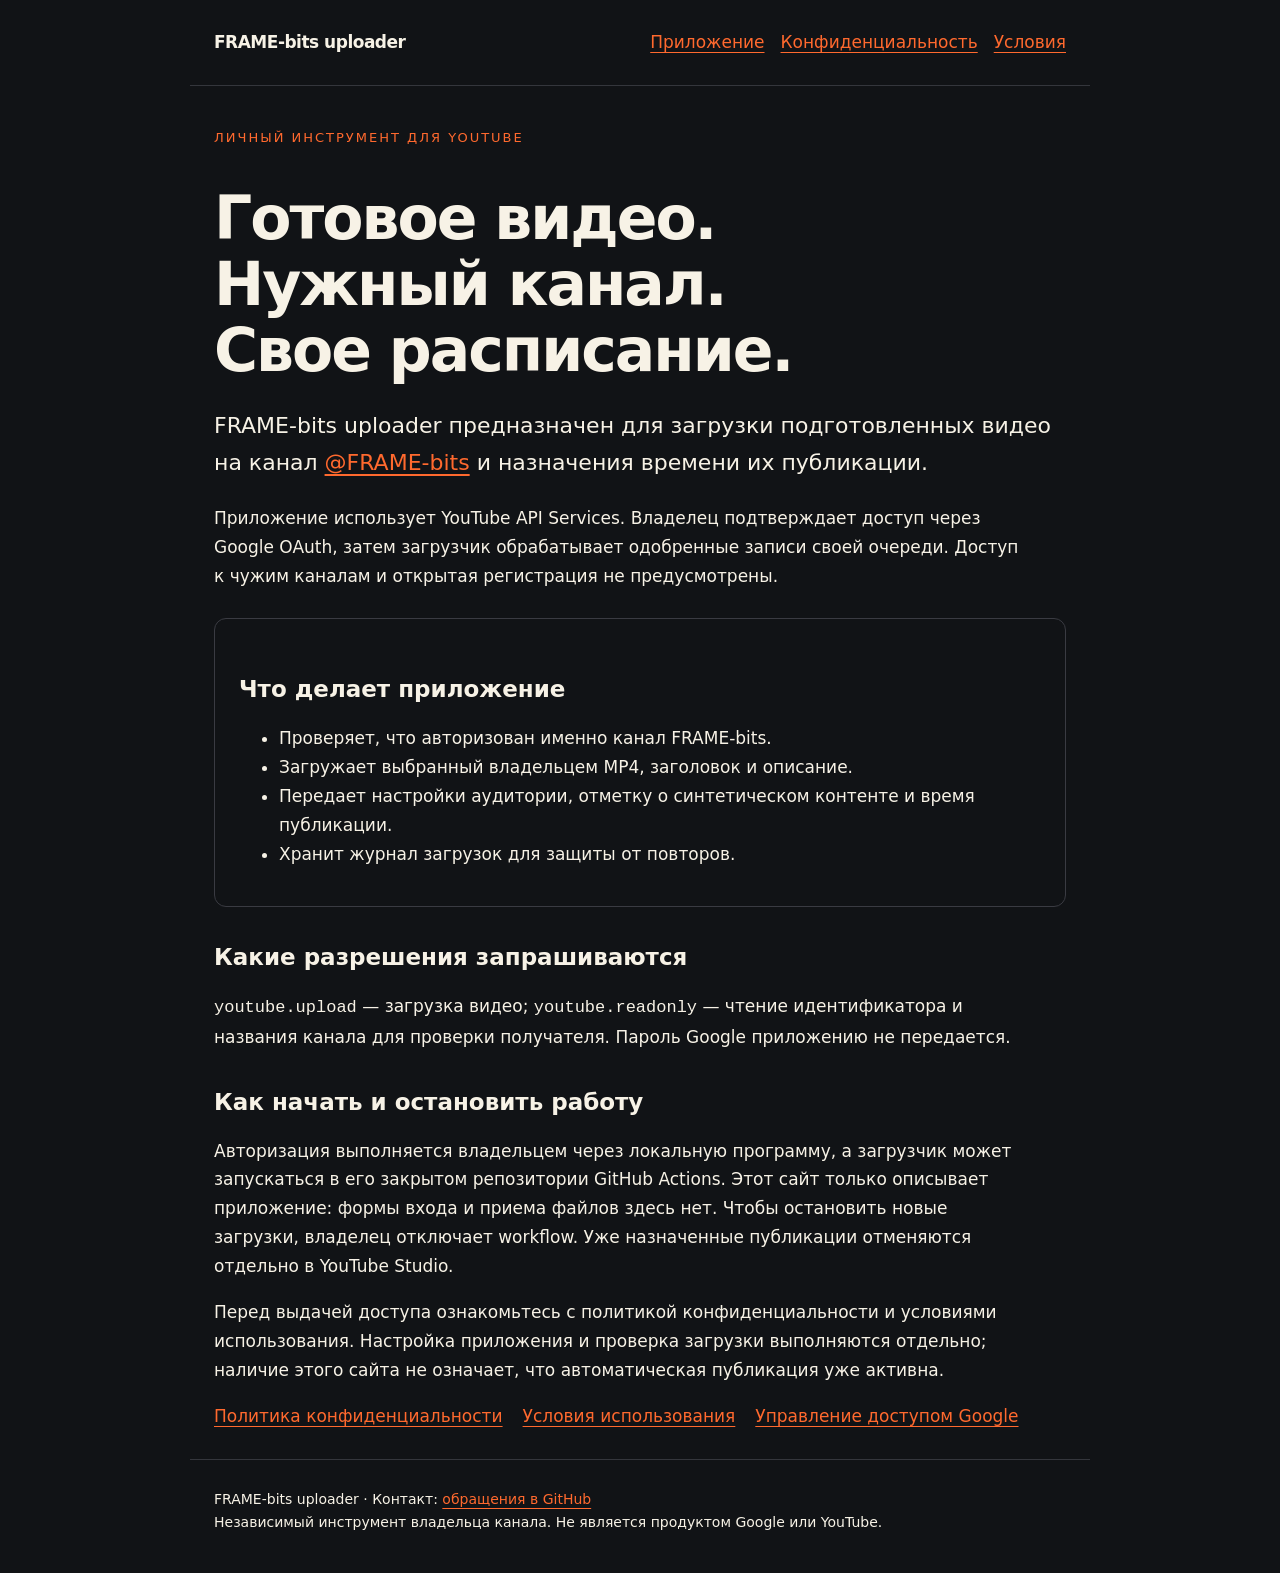
<file: index.html>
<!doctype html>
<html lang="ru"><head><meta charset="utf-8"><meta name="viewport" content="width=device-width, initial-scale=1"><meta name="description" content="FRAME-bits uploader — личный загрузчик видео FRAME-bits через YouTube Data API."><title>FRAME-bits uploader · FRAME-bits uploader</title><link rel="stylesheet" href="styles.css"></head>
<body><header><a href="./">FRAME-bits uploader</a><nav aria-label="Навигация"><a href="./">Приложение</a><a href="privacy.html">Конфиденциальность</a><a href="terms.html">Условия</a></nav></header>
<main><p class="tag">Личный инструмент для YouTube</p><h1>Готовое видео.<br>Нужный канал.<br>Свое расписание.</h1>
<p class="lead">FRAME-bits uploader предназначен для загрузки подготовленных видео на канал <a href="https://www.youtube.com/@FRAME-bits">@FRAME-bits</a> и назначения времени их публикации.</p>
<p>Приложение использует YouTube API Services. Владелец подтверждает доступ через Google OAuth, затем загрузчик обрабатывает одобренные записи своей очереди. Доступ к чужим каналам и открытая регистрация не предусмотрены.</p>
<div class="box"><h2>Что делает приложение</h2><ul><li>Проверяет, что авторизован именно канал FRAME-bits.</li><li>Загружает выбранный владельцем MP4, заголовок и описание.</li><li>Передает настройки аудитории, отметку о синтетическом контенте и время публикации.</li><li>Хранит журнал загрузок для защиты от повторов.</li></ul></div>
<h2>Какие разрешения запрашиваются</h2><p><code>youtube.upload</code> — загрузка видео; <code>youtube.readonly</code> — чтение идентификатора и названия канала для проверки получателя. Пароль Google приложению не передается.</p>
<h2>Как начать и остановить работу</h2><p>Авторизация выполняется владельцем через локальную программу, а загрузчик может запускаться в его закрытом репозитории GitHub Actions. Этот сайт только описывает приложение: формы входа и приема файлов здесь нет. Чтобы остановить новые загрузки, владелец отключает workflow. Уже назначенные публикации отменяются отдельно в YouTube Studio.</p>
<p>Перед выдачей доступа ознакомьтесь с политикой конфиденциальности и условиями использования. Настройка приложения и проверка загрузки выполняются отдельно; наличие этого сайта не означает, что автоматическая публикация уже активна.</p>
<div class="links"><a href="privacy.html">Политика конфиденциальности</a><a href="terms.html">Условия использования</a><a href="https://myaccount.google.com/connections">Управление доступом Google</a></div></main><footer>FRAME-bits uploader · Контакт: <a href="https://github.com/Timkerz/frame-bits-info/issues">обращения в GitHub</a><br>Независимый инструмент владельца канала. Не является продуктом Google или YouTube.</footer></body></html>
</file>
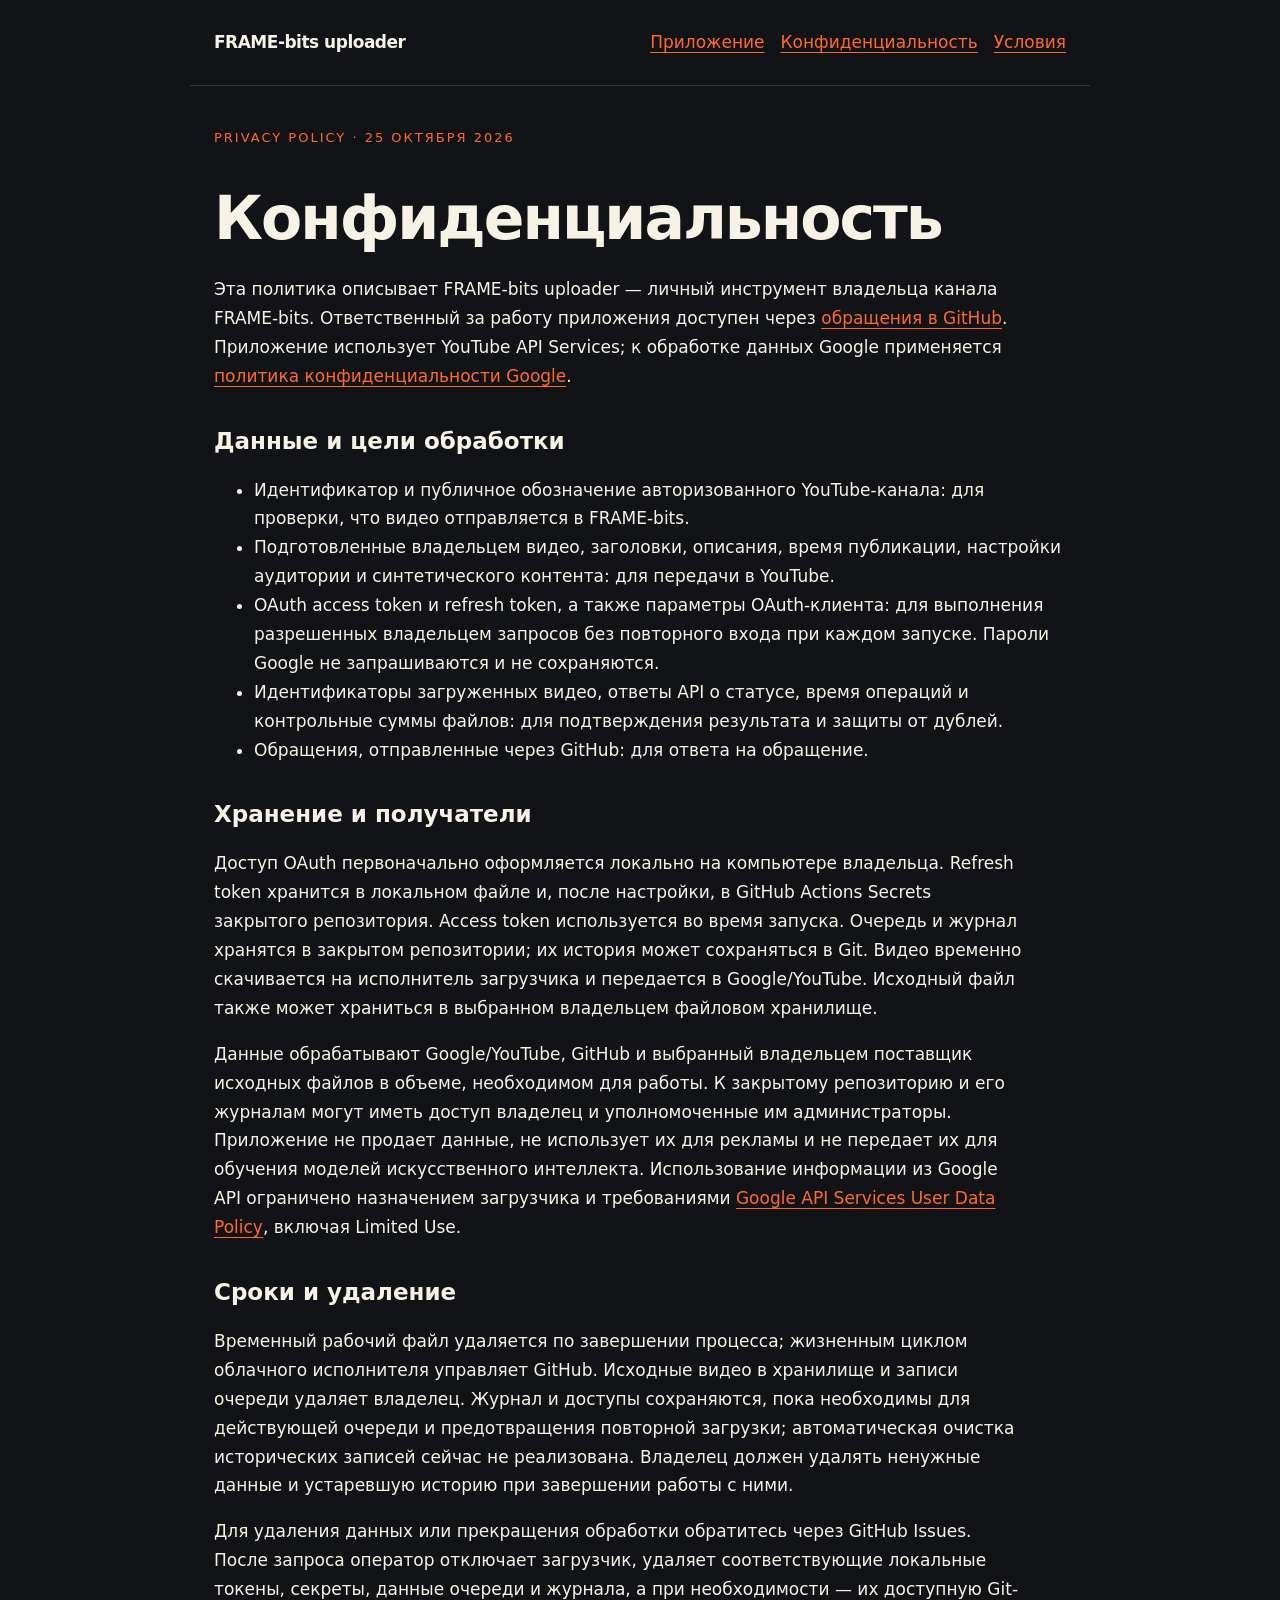
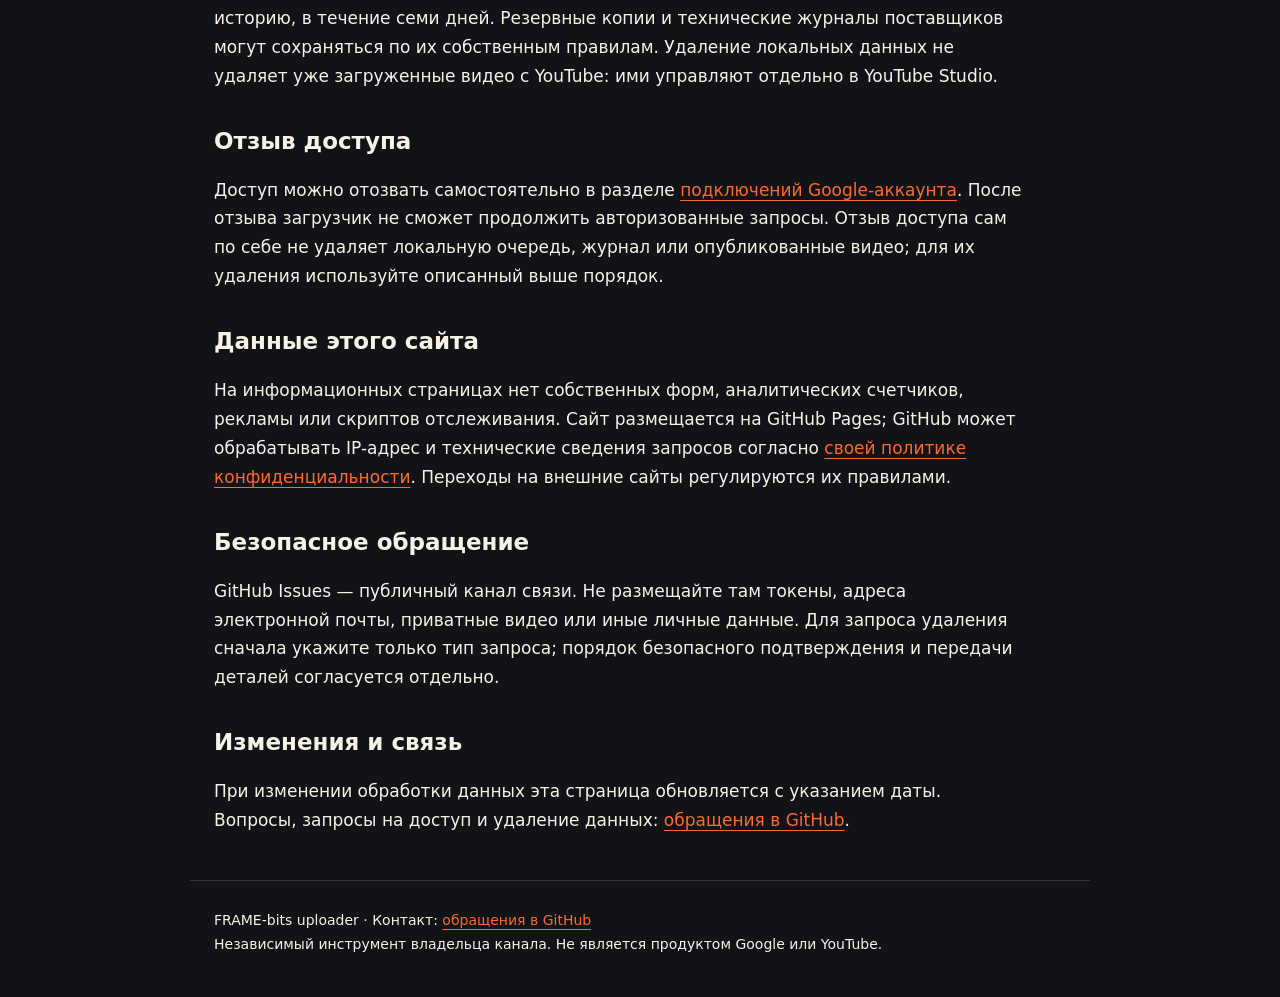
<file: privacy.html>
<!doctype html>
<html lang="ru"><head><meta charset="utf-8"><meta name="viewport" content="width=device-width, initial-scale=1"><meta name="description" content="Политика конфиденциальности — личный загрузчик видео FRAME-bits через YouTube Data API."><title>Политика конфиденциальности · FRAME-bits uploader</title><link rel="stylesheet" href="styles.css"></head>
<body><header><a href="./">FRAME-bits uploader</a><nav aria-label="Навигация"><a href="./">Приложение</a><a href="privacy.html">Конфиденциальность</a><a href="terms.html">Условия</a></nav></header>
<main><p class="tag">Privacy policy · 25 октября 2026</p><h1>Конфиденциальность</h1>
<p>Эта политика описывает FRAME-bits uploader — личный инструмент владельца канала FRAME-bits. Ответственный за работу приложения доступен через <a href="https://github.com/Timkerz/frame-bits-info/issues">обращения в GitHub</a>. Приложение использует YouTube API Services; к обработке данных Google применяется <a href="https://policies.google.com/privacy">политика конфиденциальности Google</a>.</p>
<h2>Данные и цели обработки</h2><ul><li>Идентификатор и публичное обозначение авторизованного YouTube-канала: для проверки, что видео отправляется в FRAME-bits.</li><li>Подготовленные владельцем видео, заголовки, описания, время публикации, настройки аудитории и синтетического контента: для передачи в YouTube.</li><li>OAuth access token и refresh token, а также параметры OAuth-клиента: для выполнения разрешенных владельцем запросов без повторного входа при каждом запуске. Пароли Google не запрашиваются и не сохраняются.</li><li>Идентификаторы загруженных видео, ответы API о статусе, время операций и контрольные суммы файлов: для подтверждения результата и защиты от дублей.</li><li>Обращения, отправленные через GitHub: для ответа на обращение.</li></ul>
<h2>Хранение и получатели</h2><p>Доступ OAuth первоначально оформляется локально на компьютере владельца. Refresh token хранится в локальном файле и, после настройки, в GitHub Actions Secrets закрытого репозитория. Access token используется во время запуска. Очередь и журнал хранятся в закрытом репозитории; их история может сохраняться в Git. Видео временно скачивается на исполнитель загрузчика и передается в Google/YouTube. Исходный файл также может храниться в выбранном владельцем файловом хранилище.</p>
<p>Данные обрабатывают Google/YouTube, GitHub и выбранный владельцем поставщик исходных файлов в объеме, необходимом для работы. К закрытому репозиторию и его журналам могут иметь доступ владелец и уполномоченные им администраторы. Приложение не продает данные, не использует их для рекламы и не передает их для обучения моделей искусственного интеллекта. Использование информации из Google API ограничено назначением загрузчика и требованиями <a href="https://developers.google.com/terms/api-services-user-data-policy">Google API Services User Data Policy</a>, включая Limited Use.</p>
<h2>Сроки и удаление</h2><p>Временный рабочий файл удаляется по завершении процесса; жизненным циклом облачного исполнителя управляет GitHub. Исходные видео в хранилище и записи очереди удаляет владелец. Журнал и доступы сохраняются, пока необходимы для действующей очереди и предотвращения повторной загрузки; автоматическая очистка исторических записей сейчас не реализована. Владелец должен удалять ненужные данные и устаревшую историю при завершении работы с ними.</p>
<p>Для удаления данных или прекращения обработки обратитесь через GitHub Issues. После запроса оператор отключает загрузчик, удаляет соответствующие локальные токены, секреты, данные очереди и журнала, а при необходимости — их доступную Git-историю, в течение семи дней. Резервные копии и технические журналы поставщиков могут сохраняться по их собственным правилам. Удаление локальных данных не удаляет уже загруженные видео с YouTube: ими управляют отдельно в YouTube Studio.</p>
<h2>Отзыв доступа</h2><p>Доступ можно отозвать самостоятельно в разделе <a href="https://myaccount.google.com/connections">подключений Google-аккаунта</a>. После отзыва загрузчик не сможет продолжить авторизованные запросы. Отзыв доступа сам по себе не удаляет локальную очередь, журнал или опубликованные видео; для их удаления используйте описанный выше порядок.</p>
<h2>Данные этого сайта</h2><p>На информационных страницах нет собственных форм, аналитических счетчиков, рекламы или скриптов отслеживания. Сайт размещается на GitHub Pages; GitHub может обрабатывать IP-адрес и технические сведения запросов согласно <a href="https://docs.github.com/en/site-policy/privacy-policies/github-general-privacy-statement">своей политике конфиденциальности</a>. Переходы на внешние сайты регулируются их правилами.</p>
<h2>Безопасное обращение</h2><p>GitHub Issues — публичный канал связи. Не размещайте там токены, адреса электронной почты, приватные видео или иные личные данные. Для запроса удаления сначала укажите только тип запроса; порядок безопасного подтверждения и передачи деталей согласуется отдельно.</p><h2>Изменения и связь</h2><p>При изменении обработки данных эта страница обновляется с указанием даты. Вопросы, запросы на доступ и удаление данных: <a href="https://github.com/Timkerz/frame-bits-info/issues">обращения в GitHub</a>.</p></main><footer>FRAME-bits uploader · Контакт: <a href="https://github.com/Timkerz/frame-bits-info/issues">обращения в GitHub</a><br>Независимый инструмент владельца канала. Не является продуктом Google или YouTube.</footer></body></html>
</file>
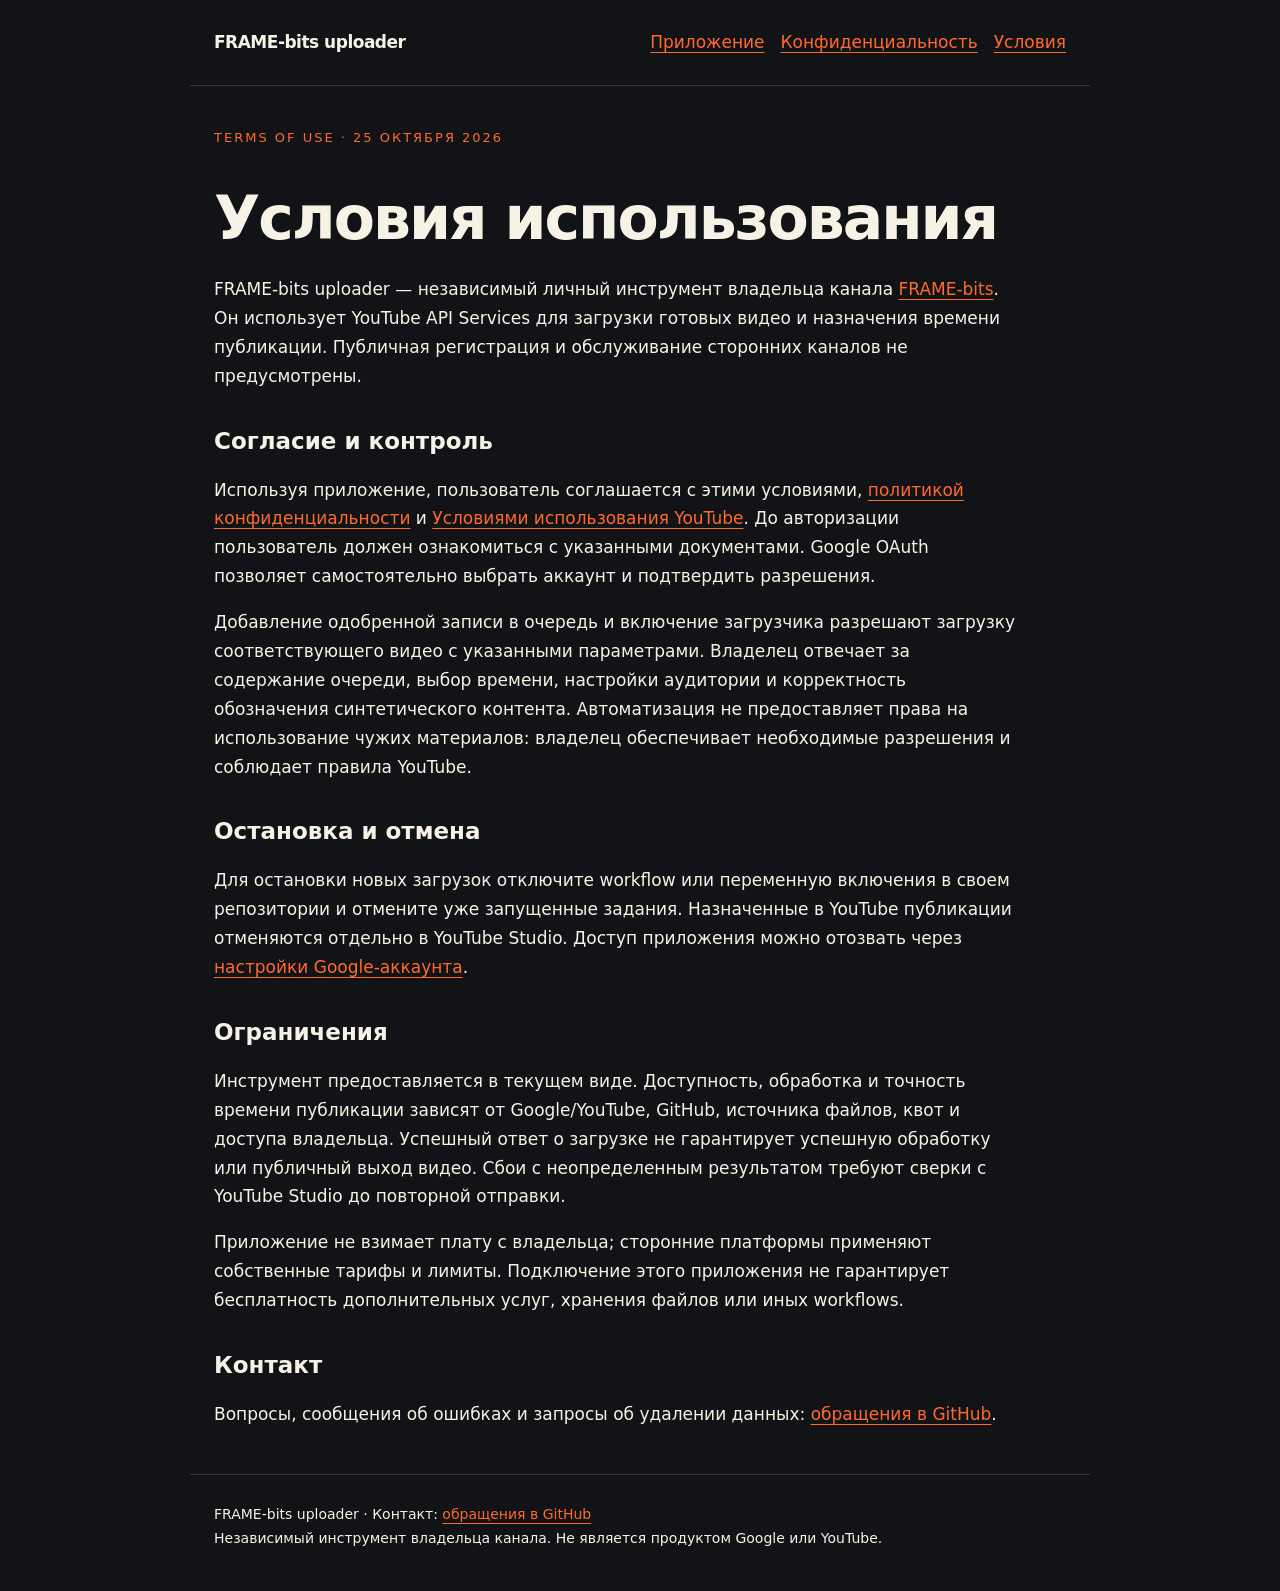
<file: terms.html>
<!doctype html>
<html lang="ru"><head><meta charset="utf-8"><meta name="viewport" content="width=device-width, initial-scale=1"><meta name="description" content="Условия использования — личный загрузчик видео FRAME-bits через YouTube Data API."><title>Условия использования · FRAME-bits uploader</title><link rel="stylesheet" href="styles.css"></head>
<body><header><a href="./">FRAME-bits uploader</a><nav aria-label="Навигация"><a href="./">Приложение</a><a href="privacy.html">Конфиденциальность</a><a href="terms.html">Условия</a></nav></header>
<main><p class="tag">Terms of use · 25 октября 2026</p><h1>Условия использования</h1>
<p>FRAME-bits uploader — независимый личный инструмент владельца канала <a href="https://www.youtube.com/@FRAME-bits">FRAME-bits</a>. Он использует YouTube API Services для загрузки готовых видео и назначения времени публикации. Публичная регистрация и обслуживание сторонних каналов не предусмотрены.</p>
<h2>Согласие и контроль</h2><p>Используя приложение, пользователь соглашается с этими условиями, <a href="privacy.html">политикой конфиденциальности</a> и <a href="https://www.youtube.com/t/terms">Условиями использования YouTube</a>. До авторизации пользователь должен ознакомиться с указанными документами. Google OAuth позволяет самостоятельно выбрать аккаунт и подтвердить разрешения.</p>
<p>Добавление одобренной записи в очередь и включение загрузчика разрешают загрузку соответствующего видео с указанными параметрами. Владелец отвечает за содержание очереди, выбор времени, настройки аудитории и корректность обозначения синтетического контента. Автоматизация не предоставляет права на использование чужих материалов: владелец обеспечивает необходимые разрешения и соблюдает правила YouTube.</p>
<h2>Остановка и отмена</h2><p>Для остановки новых загрузок отключите workflow или переменную включения в своем репозитории и отмените уже запущенные задания. Назначенные в YouTube публикации отменяются отдельно в YouTube Studio. Доступ приложения можно отозвать через <a href="https://myaccount.google.com/connections">настройки Google-аккаунта</a>.</p>
<h2>Ограничения</h2><p>Инструмент предоставляется в текущем виде. Доступность, обработка и точность времени публикации зависят от Google/YouTube, GitHub, источника файлов, квот и доступа владельца. Успешный ответ о загрузке не гарантирует успешную обработку или публичный выход видео. Сбои с неопределенным результатом требуют сверки с YouTube Studio до повторной отправки.</p>
<p>Приложение не взимает плату с владельца; сторонние платформы применяют собственные тарифы и лимиты. Подключение этого приложения не гарантирует бесплатность дополнительных услуг, хранения файлов или иных workflows.</p>
<h2>Контакт</h2><p>Вопросы, сообщения об ошибках и запросы об удалении данных: <a href="https://github.com/Timkerz/frame-bits-info/issues">обращения в GitHub</a>.</p></main><footer>FRAME-bits uploader · Контакт: <a href="https://github.com/Timkerz/frame-bits-info/issues">обращения в GitHub</a><br>Независимый инструмент владельца канала. Не является продуктом Google или YouTube.</footer></body></html>
</file>
<file: styles.css>
:root{color-scheme:dark;--bg:#111316;--ink:#f7f2e6;--muted:#b9babf;--accent:#ff692e}*{box-sizing:border-box}body{margin:0;background:var(--bg);color:var(--ink);font:17px/1.7 system-ui,-apple-system,BlinkMacSystemFont,"Segoe UI",sans-serif}main,header,footer{max-width:900px;margin:auto;padding:28px 24px}header{display:flex;justify-content:space-between;align-items:center;gap:20px;border-bottom:1px solid #34363c}nav{display:flex;gap:16px;flex-wrap:wrap}a{color:var(--accent);text-underline-offset:4px}header>a{color:var(--ink);font-weight:700;text-decoration:none;letter-spacing:-.5px}h1{font-size:clamp(32px,7vw,60px);line-height:1.1;letter-spacing:-2px;margin:36px 0 24px}h2{font-size:23px;line-height:1.3;margin-top:36px}p,li{max-width:75ch}small,.meta{color:var(--muted)}.tag{color:var(--accent);font-size:13px;letter-spacing:2px;text-transform:uppercase}.lead{font-size:22px}.box{padding:20px 24px;border:1px solid #3a3b42;border-radius:12px;margin:28px 0}.links{display:flex;gap:20px;flex-wrap:wrap}footer{border-top:1px solid #34363c;font-size:14px;padding-bottom:40px}code{overflow-wrap:anywhere}@media(max-width:600px){header{align-items:flex-start;flex-direction:column}nav{font-size:15px}h1{letter-spacing:-1px}}
</file>
